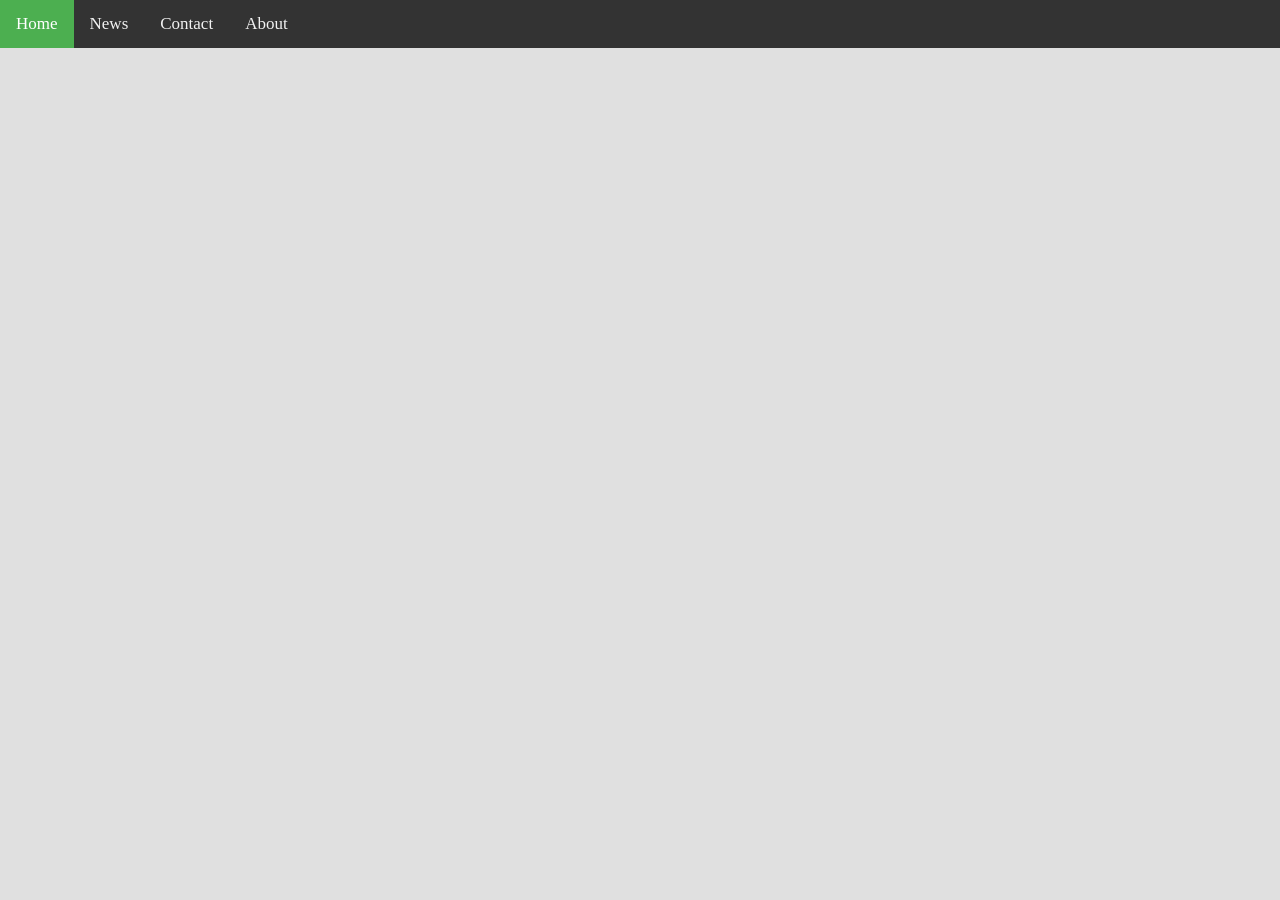
<file: temp/index.html>
<!-- <!DOCTYPE html>
<html lang="en"></html>
<html>
<head>
    <meta charset="UTF-8">
    <title>main</title>
    <link rel="stylesheet" href="index.css">
</head>
<body>
    <div id="main-container">
        <div id="display-container">
            <a href = 'genetic.html'class="btn">  genetic Algorithm </a>
            <a href = 'Astar.html'class="btn">  astar Algorithm </a>
            <a href = 'Cluster.html' class="btn">  cluster Algorithm </a>
            <a href = 'antbasic.html' class="btn">  ant basic Algorithm </a>
            <a href = 'ant.html' class="btn">  ant+ Algorithm </a>
        </div>
    </div>
</body>
</html> -->
<!DOCTYPE html>
<html lang="en"></html>
<html>
<head>
    <!-- <meta charset="UTF-8"> -->
    <title>main</title>
    <link rel="stylesheet" href="index.css">
</head>
<body>
    <div class="topnav">
        <a class="active" href="#home">Home</a>
        <a href="#news">News</a>
        <a href="#contact">Contact</a>
        <a href="#about">About</a>
      </div>
</body>
</html>
</file>
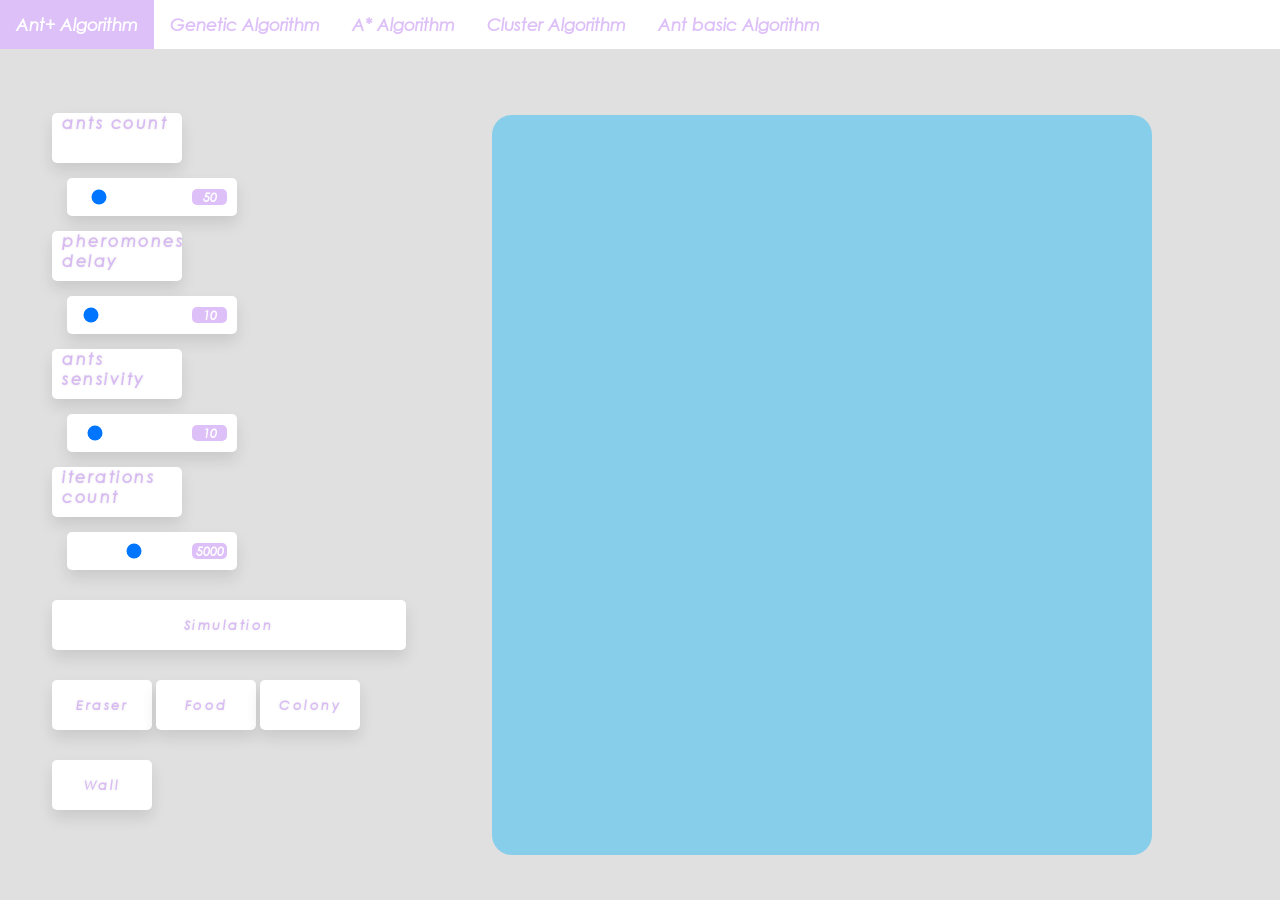
<file: temp/ant.html>
<!DOCTYPE html>
<html lang="en"></html>
<html>
<head>
    <title>ant Algorithm</title>
    <link rel="stylesheet" href="ant.css">
    <link rel="stylesheet" href="ant.css">
    <script src="antnew.js" defer></script>
</head>
<body>
    <div class="topnav">
        <a class="active" href="#home"> <strong> Ant+ Algorithm </strong></a>
        <a href = 'genetic.html' ><strong>Genetic Algorithm </strong></a>
        <a href = 'Astar.html'><strong>A* Algorithm </strong></a>
        <a href = 'Cluster.html'><strong>Cluster Algorithm </strong></a>
        <a href = 'antbasic.html'><strong>Ant basic Algorithm</strong></a>
      </div>
    <div id ="bottomEraser" class = "bottom"> </div>
    <div id="main-container">
        <div id="display-container">
            <div id="random-container">
                <div id="alpha" class="titler">ants count</div>
                <div id="alphaS" class="slider-container">
                    <input id="alphaSlider" class="slider" type="range" min="10" max="300" value="50" autocomplete="off">
                    <input id="alphaValue" class="value" type="text" value="50" autocomplete="off">
                </div>
                <div id="beta" class="titler">pheromones delay</div>
                <div id="betaS" class="slider-container">
                    <input id="betaSlider" class="slider" type="range" min="5" max="100" value="10" autocomplete="off">
                    <input id="betaValue" class="value" type="text" value="10" autocomplete="off">
                </div>
                <div id="gamma" class="titler">ants sensivity</div>
                <div id="gammaS" class="slider-container">
                    <input id="gammaSlider" class="slider" type="range" min="1" max="100" value="10" autocomplete="off">
                    <input id="gammaValue" class="value" type="text" value="10" autocomplete="off">
                </div>
                <div id="iterations" class="titler">iterations count</div>
                <div id="iterationsS" class="slider-container">
                    <input id="iterationsSlider" class="slider" type="range" min="100" max="10000" value="5000" autocomplete="off">
                    <input id="iterationsValue" class="value" type="text" value="5000" autocomplete="off">
                </div>
            </div>
            <button class="btn" type="button" onclick="BottomSimulation()">Simulation</button>
            <button id="btn-erase" class="btn" type="button" onclick="BottomEraser()">Eraser</button>
            <button id="btn-erase" class="btn" type="button" onclick="BottomFood()">Food</button>
            <button id="btn-erase" class="btn" type="button" onclick="BottomColony()">Colony</button>
            <button id="btn-erase" class="btn" type="button" onclick="BottomWall()">Wall</button>
        </div>
        <div class="parent">
            <div class="canvas_block" id="canv">
                <canvas id="canvas"></canvas>
            </div>
        </div>
    </div>
</body>
</html>
</file>
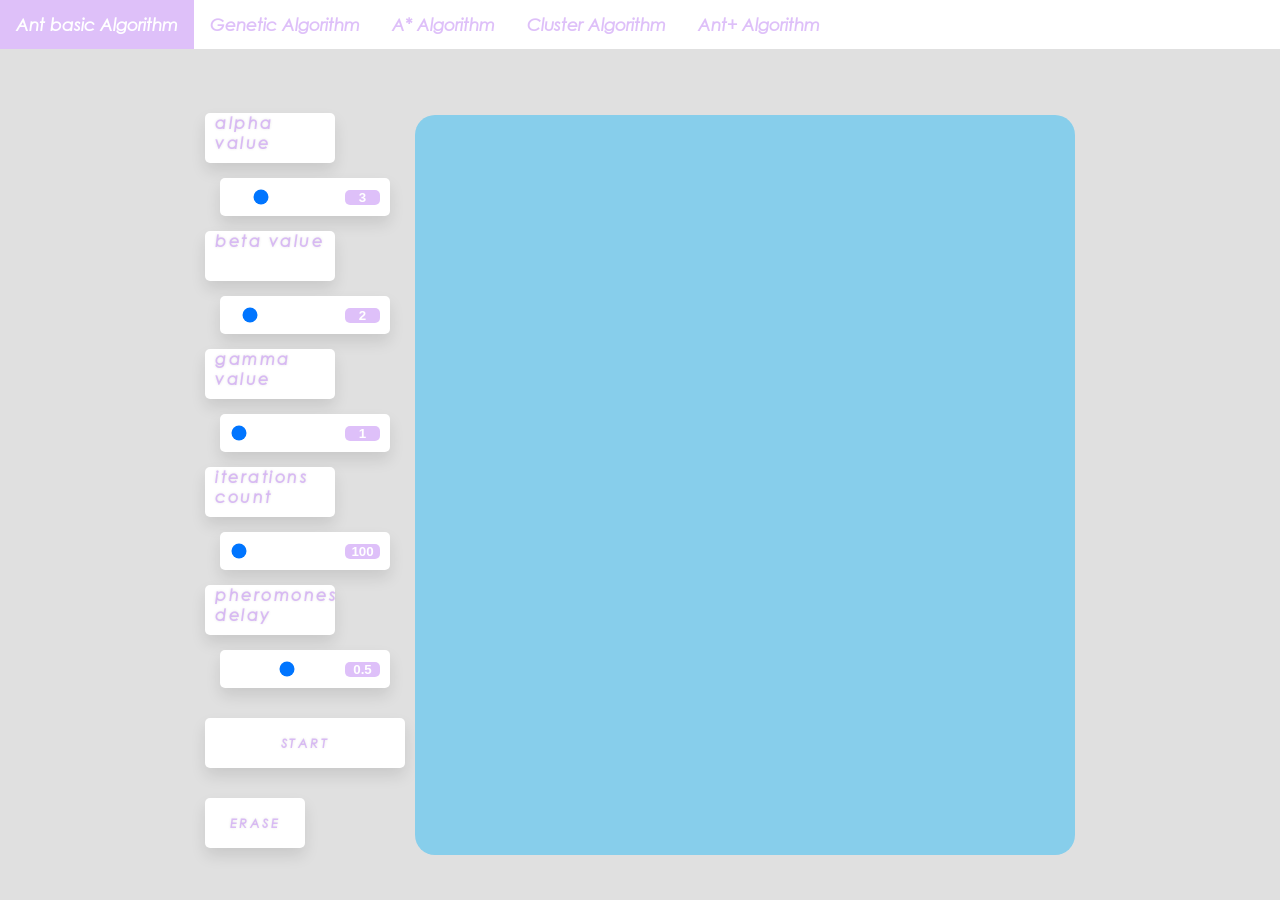
<file: temp/antbasic.html>
<!DOCTYPE html>
<html lang="en"></html>
<html>
<head>
    <meta charset="UTF-8">
    <title>antbasic Algorithm</title>
    <link rel="stylesheet" href="antbasic.css">
    <script src="antbasic.js" defer></script>
</head>
<body>
    <div class="topnav">
        <a class="active" href="#home"> <strong> Ant basic Algorithm </strong></a>
        <a href = 'genetic.html' ><strong>Genetic Algorithm </strong></a>
        <a href = 'Astar.html'><strong>A* Algorithm </strong></a>
        <a href = 'Cluster.html'><strong>Cluster Algorithm </strong></a>
        <a href = 'ant.html'><strong>Ant+ Algorithm</strong></a>
      </div>
    <div id="main-container">
        <div id="display-container">
            <div id="random-container">
                <div id="alpha" class="titler"> alpha value</div>
                <div id="alphaS" class="slider-container">
                    <input id="alphaSlider" class="slider" type="range" min="1" max="10" value="3" autocomplete="off">
                    <input id="alphaValue" class="value" type="text" value="3" autocomplete="off">
                </div>
                <div id="beta" class="titler"> beta value</div>
                <div id="betaS" class="slider-container">
                    <input id="betaSlider" class="slider" type="range" min="1" max="10" value="2" autocomplete="off">
                    <input id="betaValue" class="value" type="text" value="2" autocomplete="off">
                </div>
                <div id="gamma" class="titler"> gamma value</div>
                <div id="gammaS" class="slider-container">
                    <input id="gammaSlider" class="slider" type="range" min="1" max="10" value="1" autocomplete="off">
                    <input id="gammaValue" class="value" type="text" value="1" autocomplete="off">
                </div>
                <div id="iterations" class="titler"> iterations count</div>
                <div id="iterationsS" class="slider-container">
                    <input id="iterationsSlider" class="slider" type="range" min="100" max="10000" value="100" autocomplete="off">
                    <input id="iterationsValue" class="value" type="text" value="100" autocomplete="off">
                </div>
                <div id="pheromones" class="titler"> pheromones delay</div>
                <div id="pheromonesS" class="slider-container">
                    <input id="pheromonesSlider" class="slider" type="range" min="1" max="100" value="50" autocomplete="off">
                    <input id="pheromonesValue" class="value" type="text" value="0.5" autocomplete="off">
                </div>
            </div>
            <button class="btn" type="button" onclick="StartBottom()">START</button>
            <button id="btn-erase" class="btn" type="button" onclick="ClearBottom()">ERASE</button>
        </div>
        <div class="parent">
            <div class="canvas_block" id="canv">
                <canvas id="canvas"></canvas>
            </div>
        </div>
    </div>
</body>
</html>
</file>
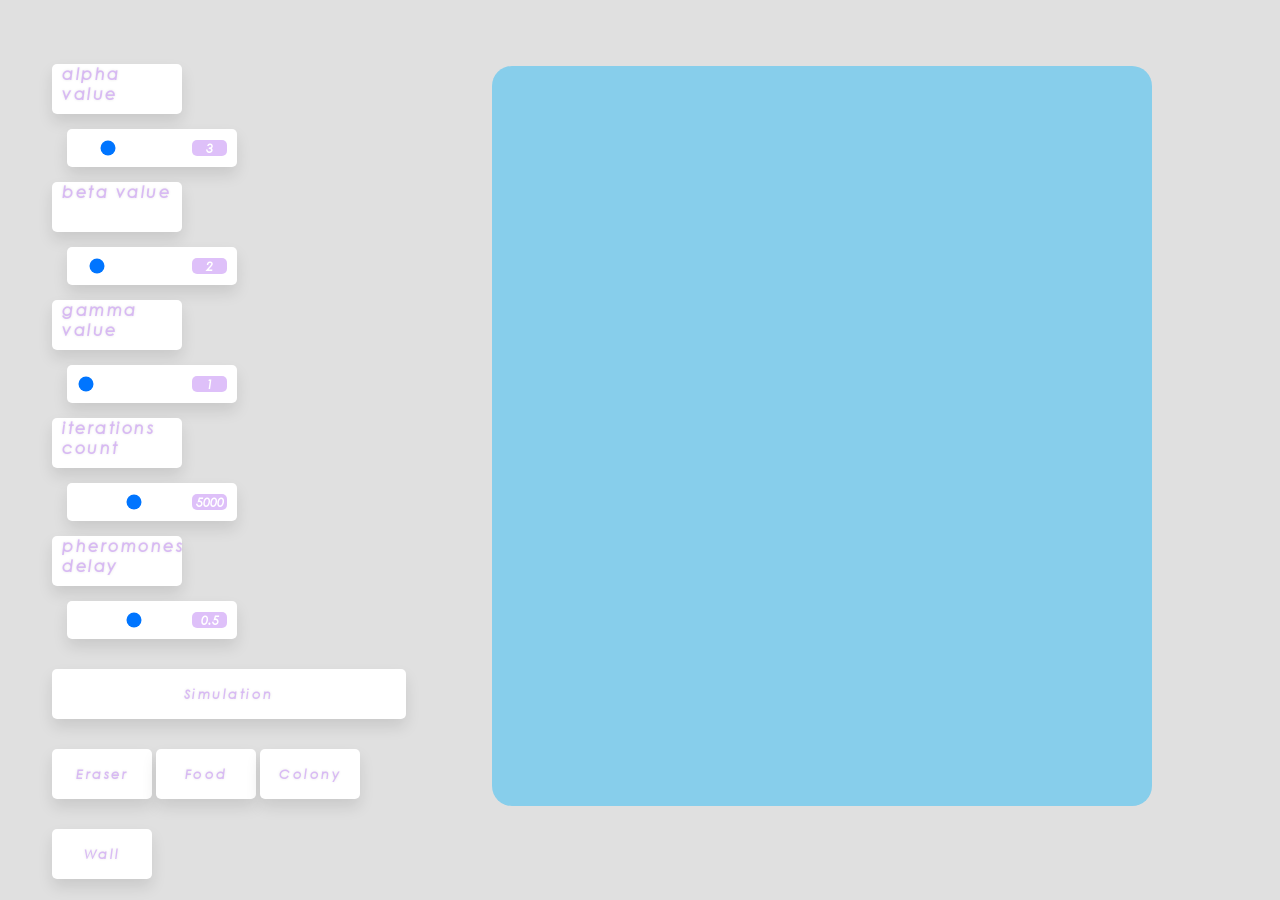
<file: temp/antnew.html>
<!DOCTYPE html>
<html lang="en"></html>
<html>
<head>
    <meta charset="UTF-8">
    <title>ant Algorithm</title>
    <link rel="stylesheet" href="ant.css">
    <script src="antnewnewnew.js" defer></script>
</head>
<body>
    <div id ="bottomEraser" class = "bottom"> </div>
    <div id="main-container">
        <div id="display-container">
            <div id="random-container">
                <div id="alpha" class="titler">alpha value</div>
                <div id="alphaS" class="slider-container">
                    <input id="alphaSlider" class="slider" type="range" min="1" max="10" value="3" autocomplete="off">
                    <input id="alphaValue" class="value" type="text" value="3" autocomplete="off">
                </div>
                <div id="beta" class="titler">beta value</div>
                <div id="betaS" class="slider-container">
                    <input id="betaSlider" class="slider" type="range" min="1" max="10" value="2" autocomplete="off">
                    <input id="betaValue" class="value" type="text" value="2" autocomplete="off">
                </div>
                <div id="gamma" class="titler">gamma value</div>
                <div id="gammaS" class="slider-container">
                    <input id="gammaSlider" class="slider" type="range" min="1" max="10" value="1" autocomplete="off">
                    <input id="gammaValue" class="value" type="text" value="1" autocomplete="off">
                </div>
                <div id="iterations" class="titler">iterations count</div>
                <div id="iterationsS" class="slider-container">
                    <input id="iterationsSlider" class="slider" type="range" min="100" max="10000" value="5000" autocomplete="off">
                    <input id="iterationsValue" class="value" type="text" value="5000" autocomplete="off">
                </div>
                <div id="pheromones" class="titler">pheromones delay</div>
                <div id="pheromonesS" class="slider-container">
                    <input id="pheromonesSlider" class="slider" type="range" min="1" max="100" value="50" autocomplete="off">
                    <input id="pheromonesValue" class="value" type="text" value="0.5" autocomplete="off">
                </div>
            </div>
            <button class="btn" type="button" onclick="BottomSimulation()">Simulation</button>
            <button id="btn-erase" class="btn" type="button" onclick="BottomEraser()">Eraser</button>
            <button id="btn-erase" class="btn" type="button" onclick="BottomFood()">Food</button>
            <button id="btn-erase" class="btn" type="button" onclick="BottomColony()">Colony</button>
            <button id="btn-erase" class="btn" type="button" onclick="BottomWall()">Wall</button>
        </div>
        <div class="parent">
            <div class="canvas_block" id="canv">
                <canvas id="canvas"></canvas>
            </div>
        </div>
    </div>
</body>
</html>
</file>
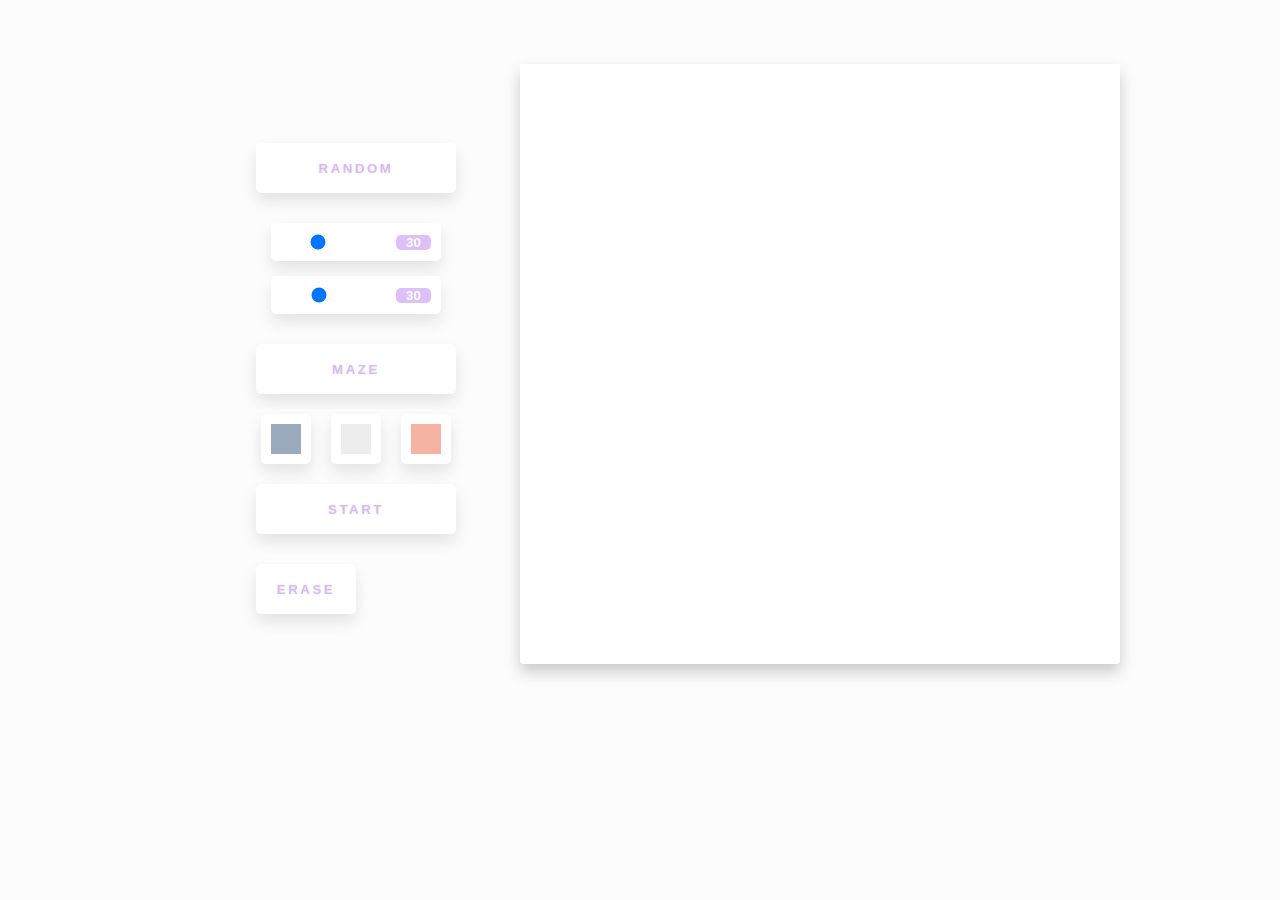
<file: temp/Astar.html>
<!DOCTYPE html>
<html lang="en">
<head>
    <meta charset="UTF-8">
    <title>A*</title>
    <link rel="stylesheet" href="AstarStyle.css">
    <script src="AstarJS.js" defer></script>
</head>
<body>
    <div id="main-container">
        <div id="display-container">
            <div id="random-container">
                <button id="random" class="btn" type="button" onclick="randomMatrix()">RANDOM</button>
                <div id="unit-div" class="slider-container">
                    <input id="size-slider" class="slider" type="range" min="1" max="100" value="30" autocomplete="off">
                    <input id="size-value" class="value" type="text" value="30" autocomplete="off">
                </div>
                <div id="unit-div" class="slider-container">
                    <input id="random-slider" class="slider" type="range" min="0" max="100" value="30" autocomplete="off">
                    <input id="random-value" class="value" type="text" value="30" autocomplete="off">
                </div>
                <button id="maze" class="btn" type="button" onclick="mazeMatrix()">MAZE</button>
            </div>
            <div id="color-container">
                <button id="btn-wall" class="btn-color" type="button" onclick="drawWall()"></button>
                <button id="btn-space" class="btn-color" type="button" onclick="drawSpace()"></button>
                <button id="btn-point" class="btn-color" type="button" onclick="drawPoint()"></button>
            </div>
            <button class="btn" type="button" onclick="drawPath()">START</button>
            <button id="btn-erase" class="btn" type="button" onclick="erase()">ERASE</button>
        </div>
        <div class="container">

        </div>
    </div>
</body>
</html>
</file>
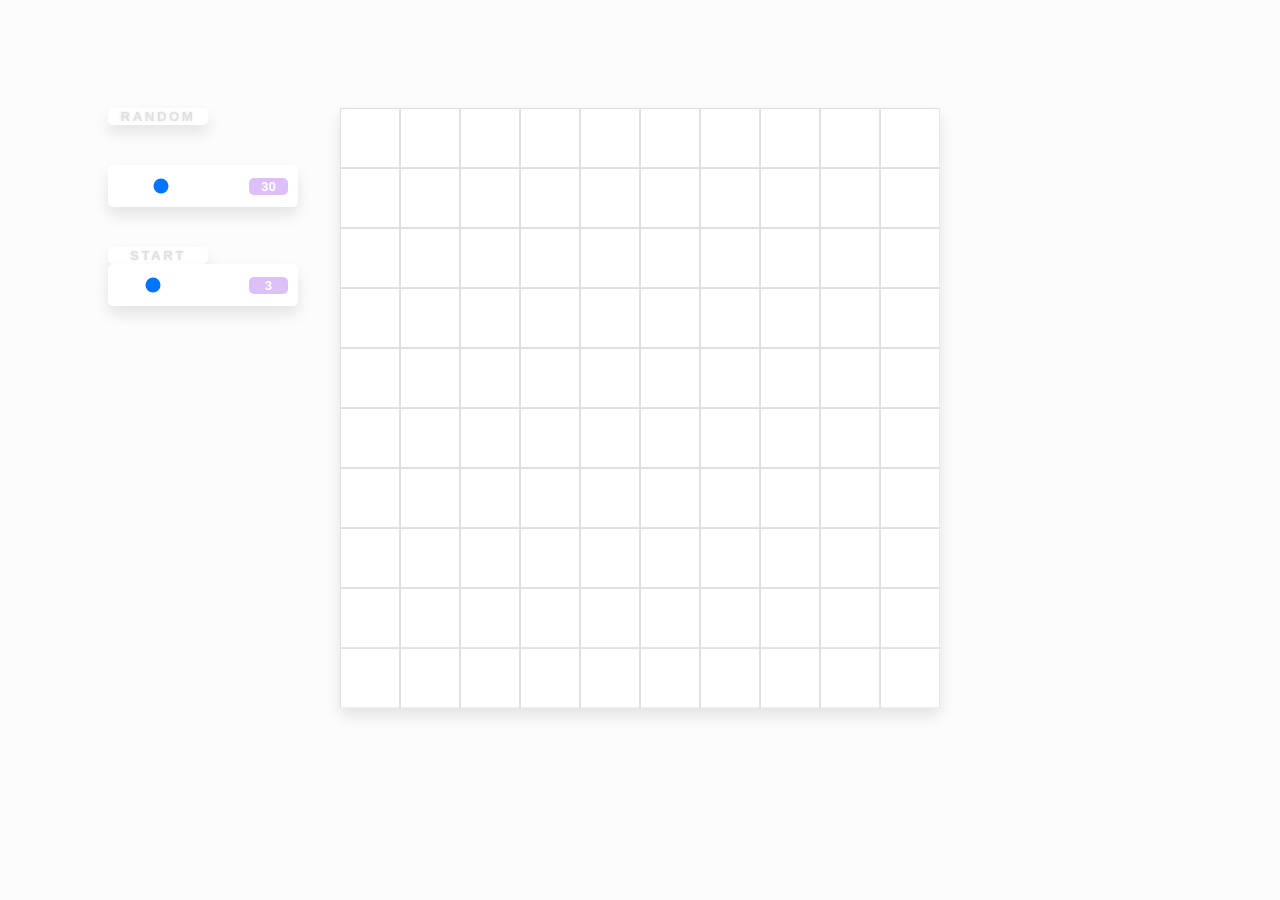
<file: temp/Cluster.html>
<!DOCTYPE html>
<html lang="en">
<head>
    <meta charset="UTF-8">
    <title>ClusterKmeans</title>
    <link rel="stylesheet" href="ClusterStyle.css">
    <script src="ClusterJS.js" defer></script>
</head>
    <div class="box">
        <button id="random" class="btn" type="button" onclick="randomUnits()">RANDOM</button>
        <div id="unit-div" class="slider-container">
            <input id="n-slider" class="slider" type="range" min="1" max="100" value="30" autocomplete="off">
            <input id="n-value" class="value" type="text" value="30" autocomplete="off">
        </div>
        <button id="start" class="btn" type="button" onclick="sliceOnClusters()">START</button>
        <div id="kGroups-div" class="slider-container">
            <input id="k-slider" class="slider" type="range" min="1" max="10" value="3" autocomplete="off">
            <input id="k-value" class="value" type="text" value="3" autocomplete="off">
        </div>
    </div>
    <center>
        <div><canvas id="canvas" width="600" height="600"></canvas></div>
    </center>
</body>
</html>
</file>
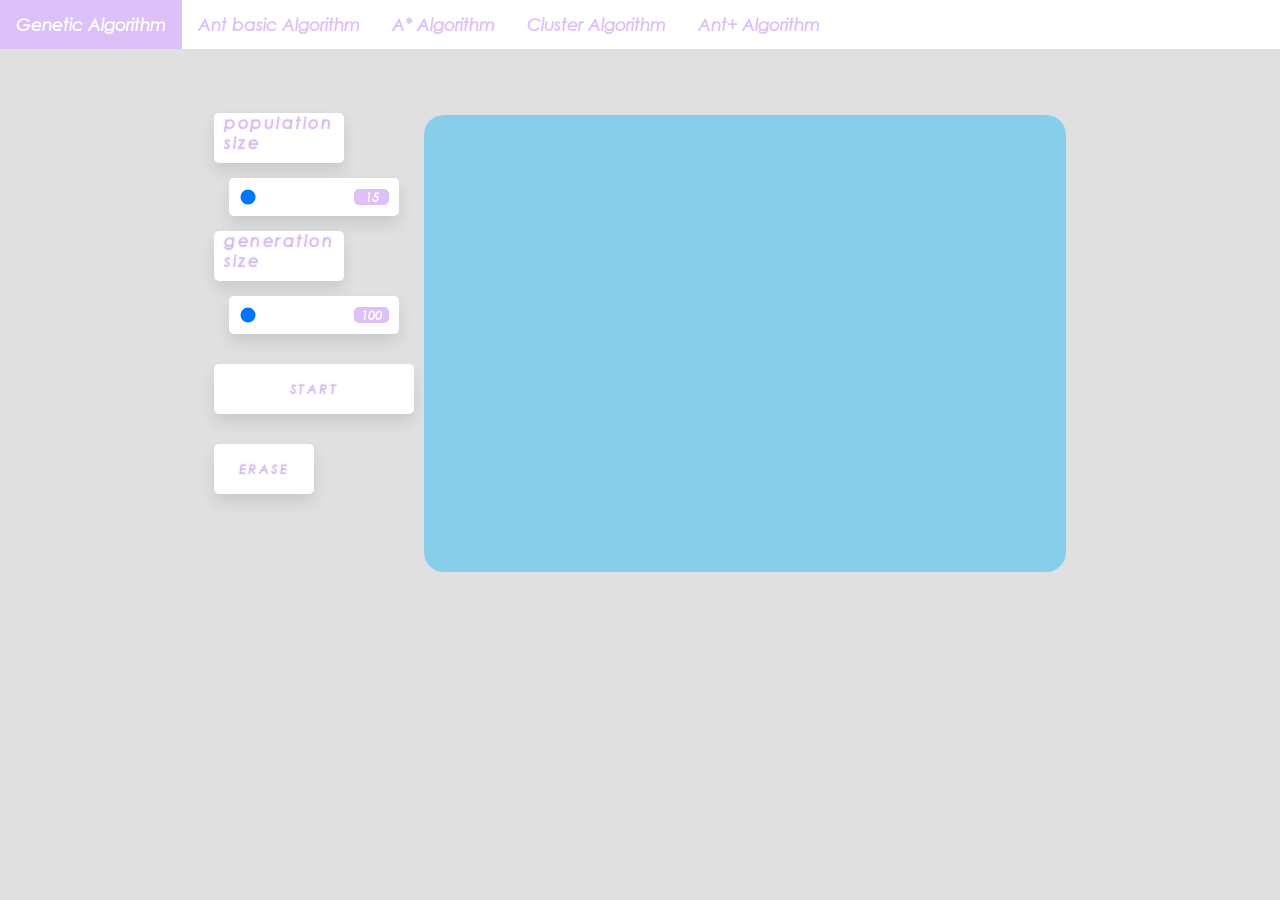
<file: temp/genetic.html>
<!DOCTYPE html>
<html lang="en"></html>
<html>
<head>
    <meta charset="UTF-8">
    <title>genetic Algorithm</title>
    <link rel="stylesheet" href="genetic.css">
    <script src="gpast.js" defer></script>
</head>
<body>
    <div class="topnav">
        <a class="active" href="#home"> <strong>Genetic Algorithm </strong></a>
        <a href = 'antbasic.html' ><strong>Ant basic Algorithm </strong></a>
        <a href = 'Astar.html'><strong>A* Algorithm </strong></a>
        <a href = 'Cluster.html'><strong>Cluster Algorithm </strong></a>
        <a href = 'ant.html'><strong>Ant+ Algorithm</strong></a>
      </div>
    <div id="main-container">
        <div id="display-container">
            <div id="random-container">
                <div id="population" class="titler">population size</div>
                <div id="pop" class="slider-container">
                    <input id="populationSlider" class="slider" type="range" min="15" max="500" value="15" autocomplete="off">
                    <input id="populationValue" class="value" type="text" value="15" autocomplete="off">
                </div>
                <div id="generation" class="titler">generation size</div>
                <div id="gen" class="slider-container">
                    <input id="generationSlider" class="slider" type="range" min="100" max="10000" value="100" autocomplete="off">
                    <input id="generationValue" class="value" type="text" value="100" autocomplete="off">
                </div>
            </div>
            <button class="btn" type="button" onclick="StartBottom()">START</button>
            <button id="btn-erase" class="btn" type="button" onclick="ClearBottom()">ERASE</button>
        </div>
        <div class="parent">
            <div class="canvas_block" id="canv">
                <canvas id="canvas"></canvas>
            </div>
        </div>
    </div>
</body>
</html>
</file>
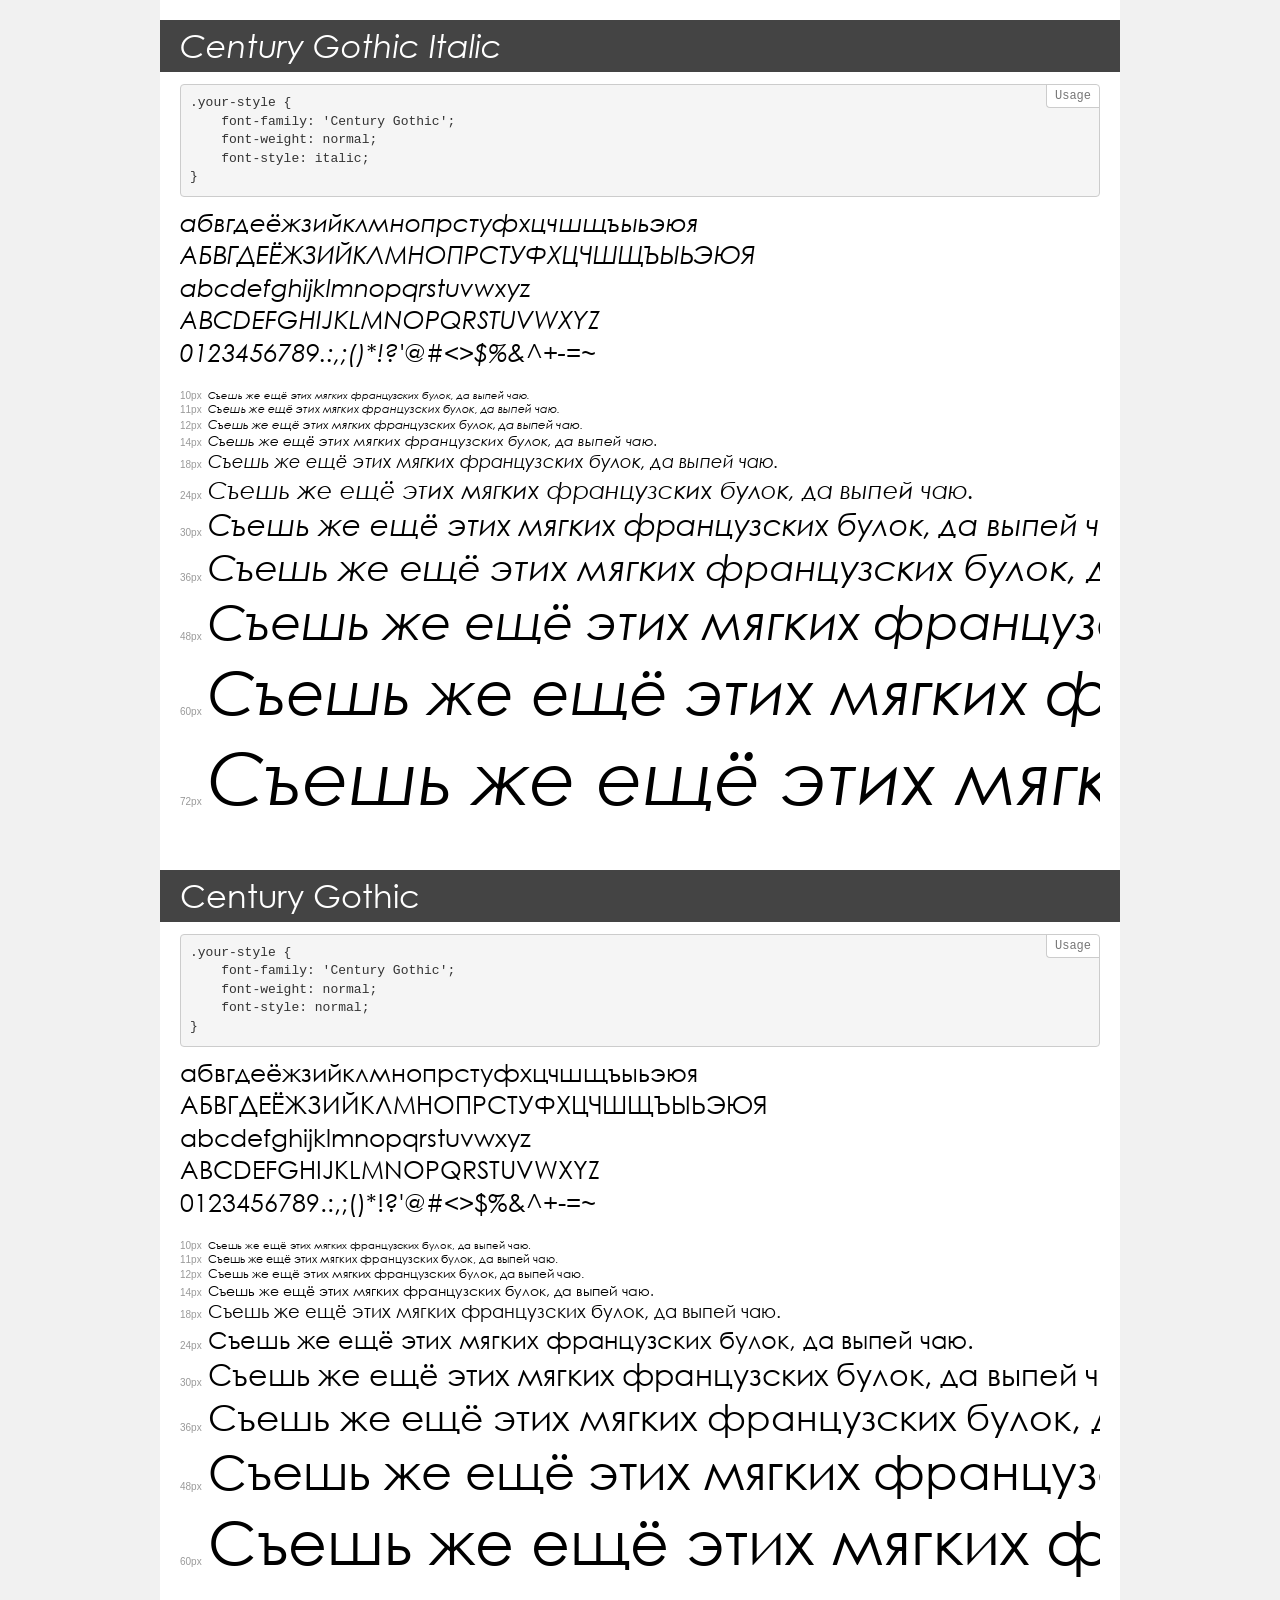
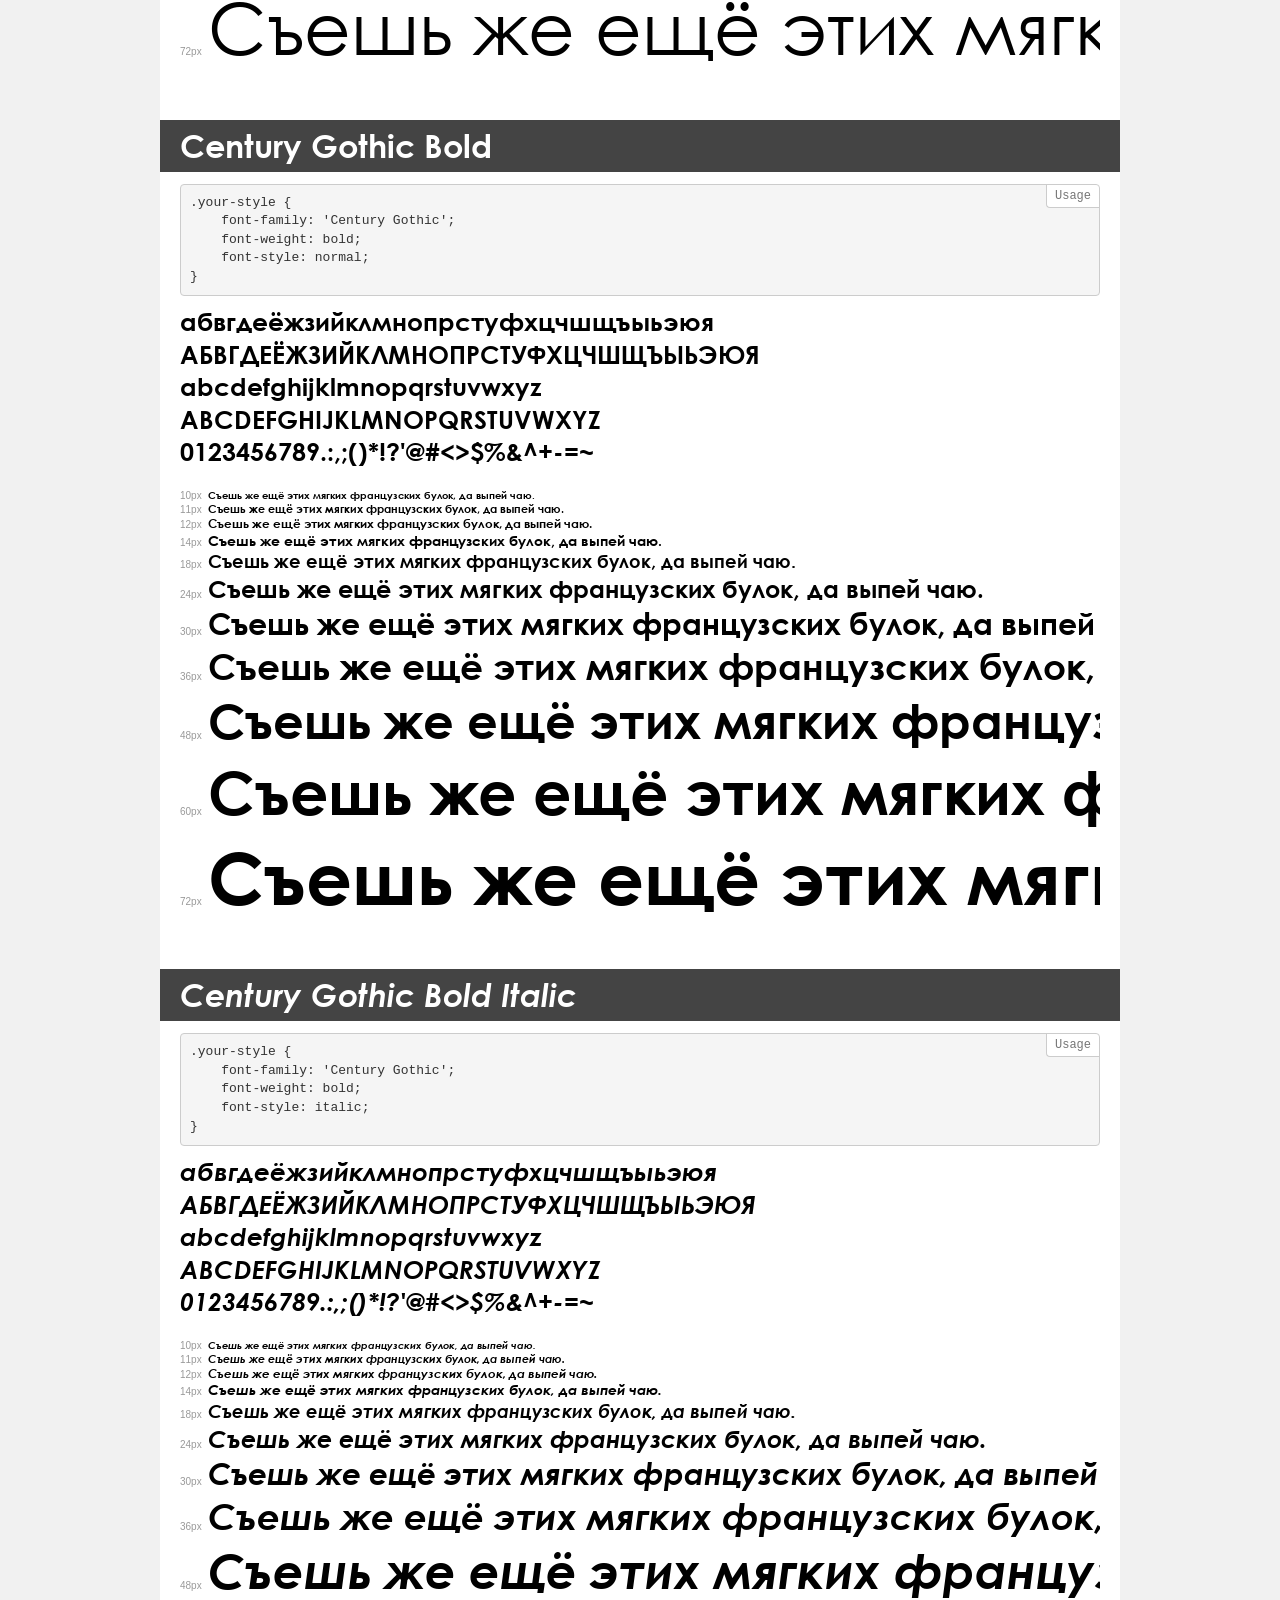
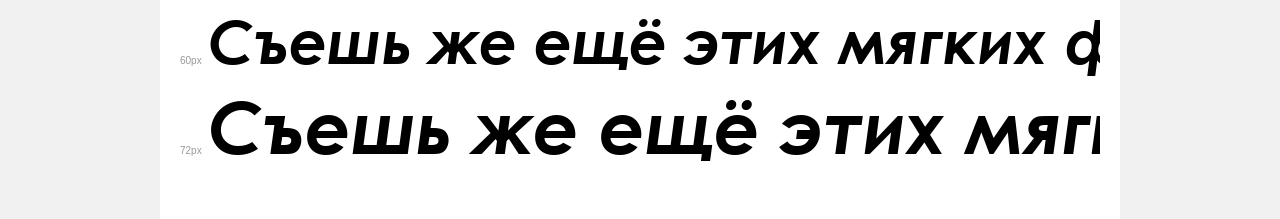
<file: temp/fonts/demo.html>
<!DOCTYPE html>
<html>
<head>
	<meta charset="utf-8">
	<meta http-equiv="X-UA-Compatible" content="IE=edge">
	<meta name="viewport" content="width=device-width, initial-scale=1">
	<meta name="robots" content="noindex, noarchive">
	<title>Transfonter demo</title>
	<link href="stylesheet.css" rel="stylesheet">
	<style>
		/*
		http://meyerweb.com/eric/tools/css/reset/
		v2.0 | 20110126
		License: none (public domain)
		*/
		html, body, div, span, applet, object, iframe,
		h1, h2, h3, h4, h5, h6, p, blockquote, pre,
		a, abbr, acronym, address, big, cite, code,
		del, dfn, em, img, ins, kbd, q, s, samp,
		small, strike, strong, sub, sup, tt, var,
		b, u, i, center,
		dl, dt, dd, ol, ul, li,
		fieldset, form, label, legend,
		table, caption, tbody, tfoot, thead, tr, th, td,
		article, aside, canvas, details, embed,
		figure, figcaption, footer, header, hgroup,
		menu, nav, output, ruby, section, summary,
		time, mark, audio, video {
			margin: 0;
			padding: 0;
			border: 0;
			font-size: 100%;
			font: inherit;
			vertical-align: baseline;
		}
		/* HTML5 display-role reset for older browsers */
		article, aside, details, figcaption, figure,
		footer, header, hgroup, menu, nav, section {
			display: block;
		}
		body {
			line-height: 1;
		}
		ol, ul {
			list-style: none;
		}
		blockquote, q {
			quotes: none;
		}
		blockquote:before, blockquote:after,
		q:before, q:after {
			content: '';
			content: none;
		}
		table {
			border-collapse: collapse;
			border-spacing: 0;
		}
		/* common styles */
		body {
			background: #f1f1f1;
			color: #000;
		}
		.page {
			background: #fff;
			width: 920px;
			margin: 0 auto;
			padding: 20px 20px 0 20px;
			overflow: hidden;
		}
		.font-container {
			overflow-x: auto;
			overflow-y: hidden;
			margin-bottom: 40px;
			line-height: 1.3;
			white-space: nowrap;
			padding-bottom: 5px;
		}
		h1 {
			position: relative;
			background: #444;
			font-size: 32px;
			color: #fff;
			padding: 10px 20px;
			margin: 0 -20px 12px -20px;
		}
		.letters {
			font-size: 25px;
			margin-bottom: 20px;
		}
		.s10:before {
			content: '10px';
		}
		.s11:before {
			content: '11px';
		}
		.s12:before {
			content: '12px';
		}
		.s14:before {
			content: '14px';
		}
		.s18:before {
			content: '18px';
		}
		.s24:before {
			content: '24px';
		}
		.s30:before {
			content: '30px';
		}
		.s36:before {
			content: '36px';
		}
		.s48:before {
			content: '48px';
		}
		.s60:before {
			content: '60px';
		}
		.s72:before {
			content: '72px';
		}
		.s10:before, .s11:before, .s12:before, .s14:before,
		.s18:before, .s24:before, .s30:before, .s36:before,
		.s48:before, .s60:before, .s72:before {
			font-family: Arial, sans-serif;
			font-size: 10px;
			font-weight: normal;
			font-style: normal;
			color: #999;
			padding-right: 6px;
		}
		pre {
			display: block;
			position: relative;
			padding: 9px;
			margin: 0 0 10px;
			font-family: Monaco, Menlo, Consolas, "Courier New", monospace !important;
			font-size: 13px;
			line-height: 1.428571429;
			color: #333;
			font-weight: normal !important;
			font-style: normal !important;
			background-color: #f5f5f5;
			border: 1px solid #ccc;
			overflow-x: auto;
			border-radius: 4px;
		}
		pre:after {
			display: block;
			position: absolute;
			right: 0;
			top: 0;
			content: 'Usage';
			line-height: 1;
			padding: 5px 8px;
			font-size: 12px;
			color: #767676;
			background-color: #fff;
			border: 1px solid #ccc;
			border-right: none;
			border-top: none;
			border-radius: 0 4px 0 4px;
			z-index: 10;
		}
		/* responsive */
		@media (max-width: 959px) {
			.page {
				width: auto;
				margin: 0;
			}
		}
	</style>
</head>
<body>
<div class="page">
	<div class="demo" style="font-family: 'Century Gothic'; font-weight: normal; font-style: italic;">
		<h1>Century Gothic Italic</h1>
		<pre>.your-style {
    font-family: 'Century Gothic';
    font-weight: normal;
    font-style: italic;
}</pre>
		<div class="font-container">
			<p class="letters">
				абвгдеёжзийклмнопрстуфхцчшщъыьэюя <br />
				АБВГДЕЁЖЗИЙКЛМНОПРСТУФХЦЧШЩЪЫЬЭЮЯ <br />
				abcdefghijklmnopqrstuvwxyz <br />
				ABCDEFGHIJKLMNOPQRSTUVWXYZ <br />				0123456789.:,;()*!?'@#<>$%&^+-=~
			</p>
			<p class="s10" style="font-size: 10px;">Съешь же ещё этих мягких французских булок, да выпей чаю.</p>
			<p class="s11" style="font-size: 11px;">Съешь же ещё этих мягких французских булок, да выпей чаю.</p>
			<p class="s12" style="font-size: 12px;">Съешь же ещё этих мягких французских булок, да выпей чаю.</p>
			<p class="s14" style="font-size: 14px;">Съешь же ещё этих мягких французских булок, да выпей чаю.</p>
			<p class="s18" style="font-size: 18px;">Съешь же ещё этих мягких французских булок, да выпей чаю.</p>
			<p class="s24" style="font-size: 24px;">Съешь же ещё этих мягких французских булок, да выпей чаю.</p>
			<p class="s30" style="font-size: 30px;">Съешь же ещё этих мягких французских булок, да выпей чаю.</p>
			<p class="s36" style="font-size: 36px;">Съешь же ещё этих мягких французских булок, да выпей чаю.</p>
			<p class="s48" style="font-size: 48px;">Съешь же ещё этих мягких французских булок, да выпей чаю.</p>
			<p class="s60" style="font-size: 60px;">Съешь же ещё этих мягких французских булок, да выпей чаю.</p>
			<p class="s72" style="font-size: 72px;">Съешь же ещё этих мягких французских булок, да выпей чаю.</p>
		</div>
	</div>
	<div class="demo" style="font-family: 'Century Gothic'; font-weight: normal; font-style: normal;">
		<h1>Century Gothic</h1>
		<pre>.your-style {
    font-family: 'Century Gothic';
    font-weight: normal;
    font-style: normal;
}</pre>
		<div class="font-container">
			<p class="letters">
				абвгдеёжзийклмнопрстуфхцчшщъыьэюя <br />
				АБВГДЕЁЖЗИЙКЛМНОПРСТУФХЦЧШЩЪЫЬЭЮЯ <br />
				abcdefghijklmnopqrstuvwxyz <br />
				ABCDEFGHIJKLMNOPQRSTUVWXYZ <br />				0123456789.:,;()*!?'@#<>$%&^+-=~
			</p>
			<p class="s10" style="font-size: 10px;">Съешь же ещё этих мягких французских булок, да выпей чаю.</p>
			<p class="s11" style="font-size: 11px;">Съешь же ещё этих мягких французских булок, да выпей чаю.</p>
			<p class="s12" style="font-size: 12px;">Съешь же ещё этих мягких французских булок, да выпей чаю.</p>
			<p class="s14" style="font-size: 14px;">Съешь же ещё этих мягких французских булок, да выпей чаю.</p>
			<p class="s18" style="font-size: 18px;">Съешь же ещё этих мягких французских булок, да выпей чаю.</p>
			<p class="s24" style="font-size: 24px;">Съешь же ещё этих мягких французских булок, да выпей чаю.</p>
			<p class="s30" style="font-size: 30px;">Съешь же ещё этих мягких французских булок, да выпей чаю.</p>
			<p class="s36" style="font-size: 36px;">Съешь же ещё этих мягких французских булок, да выпей чаю.</p>
			<p class="s48" style="font-size: 48px;">Съешь же ещё этих мягких французских булок, да выпей чаю.</p>
			<p class="s60" style="font-size: 60px;">Съешь же ещё этих мягких французских булок, да выпей чаю.</p>
			<p class="s72" style="font-size: 72px;">Съешь же ещё этих мягких французских булок, да выпей чаю.</p>
		</div>
	</div>
	<div class="demo" style="font-family: 'Century Gothic'; font-weight: bold; font-style: normal;">
		<h1>Century Gothic Bold</h1>
		<pre>.your-style {
    font-family: 'Century Gothic';
    font-weight: bold;
    font-style: normal;
}</pre>
		<div class="font-container">
			<p class="letters">
				абвгдеёжзийклмнопрстуфхцчшщъыьэюя <br />
				АБВГДЕЁЖЗИЙКЛМНОПРСТУФХЦЧШЩЪЫЬЭЮЯ <br />
				abcdefghijklmnopqrstuvwxyz <br />
				ABCDEFGHIJKLMNOPQRSTUVWXYZ <br />				0123456789.:,;()*!?'@#<>$%&^+-=~
			</p>
			<p class="s10" style="font-size: 10px;">Съешь же ещё этих мягких французских булок, да выпей чаю.</p>
			<p class="s11" style="font-size: 11px;">Съешь же ещё этих мягких французских булок, да выпей чаю.</p>
			<p class="s12" style="font-size: 12px;">Съешь же ещё этих мягких французских булок, да выпей чаю.</p>
			<p class="s14" style="font-size: 14px;">Съешь же ещё этих мягких французских булок, да выпей чаю.</p>
			<p class="s18" style="font-size: 18px;">Съешь же ещё этих мягких французских булок, да выпей чаю.</p>
			<p class="s24" style="font-size: 24px;">Съешь же ещё этих мягких французских булок, да выпей чаю.</p>
			<p class="s30" style="font-size: 30px;">Съешь же ещё этих мягких французских булок, да выпей чаю.</p>
			<p class="s36" style="font-size: 36px;">Съешь же ещё этих мягких французских булок, да выпей чаю.</p>
			<p class="s48" style="font-size: 48px;">Съешь же ещё этих мягких французских булок, да выпей чаю.</p>
			<p class="s60" style="font-size: 60px;">Съешь же ещё этих мягких французских булок, да выпей чаю.</p>
			<p class="s72" style="font-size: 72px;">Съешь же ещё этих мягких французских булок, да выпей чаю.</p>
		</div>
	</div>
	<div class="demo" style="font-family: 'Century Gothic'; font-weight: bold; font-style: italic;">
		<h1>Century Gothic Bold Italic</h1>
		<pre>.your-style {
    font-family: 'Century Gothic';
    font-weight: bold;
    font-style: italic;
}</pre>
		<div class="font-container">
			<p class="letters">
				абвгдеёжзийклмнопрстуфхцчшщъыьэюя <br />
				АБВГДЕЁЖЗИЙКЛМНОПРСТУФХЦЧШЩЪЫЬЭЮЯ <br />
				abcdefghijklmnopqrstuvwxyz <br />
				ABCDEFGHIJKLMNOPQRSTUVWXYZ <br />				0123456789.:,;()*!?'@#<>$%&^+-=~
			</p>
			<p class="s10" style="font-size: 10px;">Съешь же ещё этих мягких французских булок, да выпей чаю.</p>
			<p class="s11" style="font-size: 11px;">Съешь же ещё этих мягких французских булок, да выпей чаю.</p>
			<p class="s12" style="font-size: 12px;">Съешь же ещё этих мягких французских булок, да выпей чаю.</p>
			<p class="s14" style="font-size: 14px;">Съешь же ещё этих мягких французских булок, да выпей чаю.</p>
			<p class="s18" style="font-size: 18px;">Съешь же ещё этих мягких французских булок, да выпей чаю.</p>
			<p class="s24" style="font-size: 24px;">Съешь же ещё этих мягких французских булок, да выпей чаю.</p>
			<p class="s30" style="font-size: 30px;">Съешь же ещё этих мягких французских булок, да выпей чаю.</p>
			<p class="s36" style="font-size: 36px;">Съешь же ещё этих мягких французских булок, да выпей чаю.</p>
			<p class="s48" style="font-size: 48px;">Съешь же ещё этих мягких французских булок, да выпей чаю.</p>
			<p class="s60" style="font-size: 60px;">Съешь же ещё этих мягких французских булок, да выпей чаю.</p>
			<p class="s72" style="font-size: 72px;">Съешь же ещё этих мягких французских булок, да выпей чаю.</p>
		</div>
	</div>
</div>
</body>
</html>
</file>
<file: temp/index.css>
*{
    margin: 0;
    padding: 0;
    box-sizing: border-box;
}
body{
    background-color: #E0E0E0;
    display: flex;
    justify-content: center;
    align-items: center;
    flex-direction: column;
}
.btn{
    height:50px;
    width:100%;
    border-radius: 5px;
    color: rgba(189, 130, 244, 0.5);
    background-color: white;
    font-family: 'Roboto', sans-serif;
    font-weight: bold;
    letter-spacing: 2.5px;
    cursor: pointer;
    transition-duration: 0.3s;
    border-color: #E0E0E0;
    border: none;
    box-shadow: 0px 8px 15px rgba(0, 0, 0, 0.1);
    text-shadow: 0px 0px 3px rgba(0, 0, 0, 0.1);
    margin: 5px;
}
.btn-color{
    height:150px;
    width:320px;
    border-radius: 5px;
    color: rgba(189, 130, 244, 0.5);
    background-color: white;
    font-family: 'Roboto', sans-serif;
    font-weight: bold;
    letter-spacing: 2.5px;
    cursor: pointer;
    transition-duration: 0.3s;
    border-color: #E0E0E0;
    border: none;
    box-shadow: 0px 8px 15px rgba(0, 0, 0, 0.1);
    text-shadow: 0px 0px 3px rgba(0, 0, 0, 0.1);
    margin: 5px;
}

.btn:hover, .btn-color:hover{
    transform: scale(3);
}
#main-container{
    display: flex;
    flex-direction: row;
    position: relative;
    margin-top: 5%;
}

.topnav {
    background-color: #333;
    overflow: hidden;
    width: 100%;
}
/* Style the links inside the navigation bar */
.topnav a {
    float: left;
    color: #f2f2f2;
    text-align: center;
    padding: 14px 16px;
    text-decoration: none;
    font-size: 17px;
}

/* Change the color of links on hover */
.topnav a:hover {
    background-color: #ddd;
    color: black;
}

/* Add a color to the active/current link */
.topnav a.active {
    background-color: #4CAF50;
    color: white;
}
</file>
<file: temp/ant.css>
*{
    margin: 0;
    padding: 0;
    box-sizing: border-box;
}
@font-face {
    font-family: 'century-gothic'; /*a name to be used later*/
    src: url('fonts/CenturyGothic-Italic.ttf'); /*URL to font*/
}
body{
    background-color: #E0E0E0;
    display: flex;
    justify-content: center;
    align-items: center;
    flex-direction: column;
    font-family: 'century-gothic';
}
.parent {
    width: 100%;
    height: 100%;
    position: relative;
    top: 0px;
    left: 0;
    overflow: auto;
    white-space: nowrap;
    text-align: center;
    font-size: 0;
}
.parent::before {
    height: 100%;
    display: inline-block;
    vertical-align: middle;
    content: '';
}

.canvas_block {
    display: inline-block;
    white-space: normal;
    vertical-align: middle;
    text-align: left;

    border-radius: 20px;
    padding: 10px 10px 10px 10px;
    margin-left: 10px;
    margin-top: 0.3%;
    background-color: skyblue;
}

.btn{
    height:50px;
    width:100%;
    border-radius: 5px;
    color: rgba(189, 130, 244, 0.5);
    background-color: white;
    font-family: 'century-gothic';
    font-weight: bold;
    letter-spacing: 2.5px;
    cursor: pointer;
    transition-duration: 0.3s;
    border-color: #E0E0E0;
    border: none;
    box-shadow: 0px 8px 15px rgba(0, 0, 0, 0.1);
    text-shadow: 0px 0px 3px rgba(0, 0, 0, 0.1);
    margin: 15px 0px;
}

.btn-color{
    height:50px;
    width:50px;
    border-radius: 5px;
    color: rgba(189, 130, 244, 0.5);
    background-color: white;
    font-family: 'century-gothic';

    font-weight: bold;
    letter-spacing: 2.5px;
    cursor: pointer;
    transition-duration: 0.3s;
    border-color: #E0E0E0;
    border: none;
    box-shadow: 0px 8px 15px rgba(0, 0, 0, 0.1);
    text-shadow: 0px 0px 3px rgba(0, 0, 0, 0.1);
    margin: 5px;
}

.btn:hover, .btn-color:hover{
    transform: scale(1.1);
}
#btn-erase{
    width: 100px;
}
.titler{
    height:50px;
    width:130px;
    border-radius: 5px;
    color: rgba(189, 130, 244, 0.5);
    background-color: white;
    font-family: 'century-gothic';
    font-weight: bold;
    letter-spacing: 2.5px;
    cursor: pointer;
    transition-duration: 0.3s;
    border-color: #E0E0E0;
    border: none;
    box-shadow: 0px 8px 15px rgba(0, 0, 0, 0.1);
    text-shadow: 0px 0px 3px rgba(0, 0, 0, 0.1);
    padding-left: 10px;
}
#alpha{
    position: relative;
    top: 0px;
    left: 0px;
}
#beta{
    position: relative;
    top: 0px;
    left: 0px;
}
#gamma{
    position: relative;
    top: 0px;
    left: 0px;
}
#iterations{
    position: relative;
    top: 0px;
    left: 0px;
}
#pheromones{
    position: relative;
    top: 0px;
    left: 0px;
}

.slider-container{
    background-color: white;
    padding: 10px 10px 10px 10px;
    width: 170px;
    position: relative;
    margin: 15px;
    border-radius: 5px;
    box-shadow: 0px 8px 15px rgba(0, 0, 0, 0.1);
    display: flex;
    justify-content: right;
    align-items: center;
}

.slider{
    -webkit-appearance: none;
    appearance: none;
 }
 /*Отвечает за функционал track'a*/
 .slider{
    border: 1px solid white;
    width: 100%;
    background: white;
 }
 /*Отвечает за визуал track'a*/
 .slider::-moz-range-track {
    width: 90%;
    height: 5px;
    background: rgba(189, 130, 244, 0.5);
    border: none;
    border-radius: 3px;
 }
 
 .slider::-moz-range-thumb {
    border: none;
    height: 16px;
    width: 16px;
    border-radius: 50%;
    background: rgb(189, 130, 244);
 }
 
 .value{
     width: 35px;
     border: none;
     outline: none;
     background-color: rgba(189, 130, 244, 0.5);
     border-radius: 5px;
     color: white;
     font-family: 'century-gothic';
     font-weight: bold;
     text-align: center;
 }
#main-container{
    display: flex;
    flex-direction: row;
    position: relative;
    margin-top: 5%;
}
.topnav {
    background-color: white;
    overflow: hidden;
    width: 100%;
}
/* Style the links inside the navigation bar */
.topnav a {
    float: left;
    color: rgba(189, 130, 244, 0.5);
    text-align: center;
    padding: 14px 16px;
    text-decoration: none;
    font-size: 17px;
}

/* Change the color of links on hover */
.topnav a:hover {
    background-color: #ddd;
    color: rgba(59, 26, 90, 0.5);
}

/* Add a color to the active/current link */
.topnav a.active {
    background-color: rgba(189, 130, 244, 0.5);
    color: white;
}
</file>
<file: temp/antbasic.css>
*{
    margin: 0;
    padding: 0;
    box-sizing: border-box;
}
@font-face {
    font-family: 'century-gothic'; /*a name to be used later*/
    src: url('fonts/CenturyGothic-Italic.ttf'); /*URL to font*/
}
body{
    background-color: #E0E0E0;
    display: flex;
    justify-content: center;
    align-items: center;
    flex-direction: column;
    font-family: 'century-gothic';
}
.parent {
    width: 100%;
    height: 100%;
    position: relative;
    top: 0px;
    left: 0;
    overflow: auto;
    white-space: nowrap;
    text-align: center;
    font-size: 0;
}
.parent::before {
    height: 100%;
    display: inline-block;
    vertical-align: middle;
    content: '';
}

.canvas_block {
    display: inline-block;
    white-space: normal;
    vertical-align: middle;
    text-align: left;

    border-radius: 20px;
    padding: 10px 10px 10px 10px;
    margin-left: 10px;
    margin-top: 0.3%;
    background-color: skyblue;
}

.btn{
    height:50px;
    width:100%;
    border-radius: 5px;
    color: rgba(189, 130, 244, 0.5);
    background-color: white;
    font-family: 'century-gothic', sans-serif;
    font-weight: bold;
    letter-spacing: 2.5px;
    cursor: pointer;
    transition-duration: 0.3s;
    border-color: #E0E0E0;
    border: none;
    box-shadow: 0px 8px 15px rgba(0, 0, 0, 0.1);
    text-shadow: 0px 0px 3px rgba(0, 0, 0, 0.1);
    margin: 15px 0px;
}

.btn-color{
    height:50px;
    width:50px;
    border-radius: 5px;
    color: rgba(189, 130, 244, 0.5);
    background-color: white;
    font-family: 'century-gothic', sans-serif;
    font-weight: bold;
    letter-spacing: 2.5px;
    cursor: pointer;
    transition-duration: 0.3s;
    border-color: #E0E0E0;
    border: none;
    box-shadow: 0px 8px 15px rgba(0, 0, 0, 0.1);
    text-shadow: 0px 0px 3px rgba(0, 0, 0, 0.1);
    margin: 5px;
}

.btn:hover, .btn-color:hover{
    transform: scale(1.1);
}
#btn-erase{
    width: 100px;
}
.titler{
    height:50px;
    width:130px;
    border-radius: 5px;
    color: rgba(189, 130, 244, 0.5);
    background-color: white;
    font-family: 'century-gothic';
    font-weight: bold;
    letter-spacing: 2.5px;
    cursor: pointer;
    transition-duration: 0.3s;
    border-color: #E0E0E0;
    border: none;
    box-shadow: 0px 8px 15px rgba(0, 0, 0, 0.1);
    text-shadow: 0px 0px 3px rgba(0, 0, 0, 0.1);
    padding-left: 10px;
}
#alpha{
    position: relative;
    top: 0px;
    left: 0px;
}
#beta{
    position: relative;
    top: 0px;
    left: 0px;
}
#gamma{
    position: relative;
    top: 0px;
    left: 0px;
}
#iterations{
    position: relative;
    top: 0px;
    left: 0px;
}
#pheromones{
    position: relative;
    top: 0px;
    left: 0px;
}

.slider-container{
    background-color: white;
    padding: 10px 10px 10px 10px;
    width: 170px;
    position: relative;
    margin: 15px;
    border-radius: 5px;
    box-shadow: 0px 8px 15px rgba(0, 0, 0, 0.1);
    display: flex;
    justify-content: right;
    align-items: center;
}

.slider{
    -webkit-appearance: none;
    appearance: none;
 }
 /*Отвечает за функционал track'a*/
 .slider{
    border: 1px solid white;
    width: 100%;
    background: white;
 }
 /*Отвечает за визуал track'a*/
 .slider::-moz-range-track {
    width: 90%;
    height: 5px;
    background: rgba(189, 130, 244, 0.5);
    border: none;
    border-radius: 3px;
 }
 
 .slider::-moz-range-thumb {
    border: none;
    height: 16px;
    width: 16px;
    border-radius: 50%;
    background: rgb(189, 130, 244);
 }
 
 .value{
     width: 35px;
     border: none;
     outline: none;
     background-color: rgba(189, 130, 244, 0.5);
     border-radius: 5px;
     color: white;
     font-family: 'Roboto', sans-serif;
     font-weight: bold;
     text-align: center;
 }
#main-container{
    display: flex;
    flex-direction: row;
    position: relative;
    margin-top: 5%;
}
.topnav {
    background-color: white;
    overflow: hidden;
    width: 100%;
}
/* Style the links inside the navigation bar */
.topnav a {
    float: left;
    color: rgba(189, 130, 244, 0.5);
    text-align: center;
    padding: 14px 16px;
    text-decoration: none;
    font-size: 17px;
}

/* Change the color of links on hover */
.topnav a:hover {
    background-color: #ddd;
    color: rgba(59, 26, 90, 0.5);
}

/* Add a color to the active/current link */
.topnav a.active {
    background-color: rgba(189, 130, 244, 0.5);
    color: white;
}
</file>
<file: temp/AstarStyle.css>
*{
    margin: 0;
    padding: 0;
    box-sizing: border-box;
    background-color: rgb(252, 252, 252);
}
/*
html, body{
    height: 100%;
}*/

/*
body{
    display: flex;
    justify-content: center;
    align-items: center;
    flex-direction: column;
}*/

#main-container{
    display: flex;
    flex-direction: row;
    position: relative;
    margin-top: 5%;
}

#display-container{
    display: flex;
    flex-wrap: wrap;
    flex-direction: column;
    position: relative;
    width: 200px;
    margin-left: 20%;
    margin-top: 5%;
    margin-right: 5%;
}

#color-container{
    display: flex;
    justify-content: space-between;
    position: relative;
}

#btn-wall{
    background-color: rgb(61, 90, 128, 0.5);
    border: 10px solid;
    border-color: white;
}
#btn-space{
    background-color: rgb(224, 224, 224, 0.5);
    border: 10px solid;
    border-color: white;
}
#btn-point{
    background-color: rgba(238, 108, 77, 0.5);
    border: 10px solid;
    border-color: white;
}
#btn-erase{
    width: 100px;
}

.btn{
    height:50px;
    width:100%;
    border-radius: 5px;
    color: rgba(189, 130, 244, 0.5);
    background-color: white;
    font-family: 'Roboto', sans-serif;
    font-weight: bold;
    letter-spacing: 2.5px;
    cursor: pointer;
    transition-duration: 0.3s;
    border-color: #E0E0E0;
    border: none;
    box-shadow: 0px 8px 15px rgba(0, 0, 0, 0.1);
    text-shadow: 0px 0px 3px rgba(0, 0, 0, 0.1);
    margin: 15px 0px;
}

.btn-color{
    height:50px;
    width:50px;
    border-radius: 5px;
    color: rgba(189, 130, 244, 0.5);
    background-color: white;
    font-family: 'Roboto', sans-serif;
    font-weight: bold;
    letter-spacing: 2.5px;
    cursor: pointer;
    transition-duration: 0.3s;
    border-color: #E0E0E0;
    border: none;
    box-shadow: 0px 8px 15px rgba(0, 0, 0, 0.1);
    text-shadow: 0px 0px 3px rgba(0, 0, 0, 0.1);
    margin: 5px;
}

.btn:hover, .btn-color:hover{
    transform: scale(1.1);
}

.container{
    background-color: white;
    border-radius: 3px;
    --size: 4;
    width: 600px;
    height: 600px;
    display: grid;
    grid-template-columns: repeat(var(--size), 1fr);
    grid-template-rows: repeat(var(--size), 1fr);
    gap: 0px;
    padding: 3px;
    box-shadow: 0px 8px 15px rgba(0, 0, 0, 0.2);
}

.pixel{
    background-color: #ffffff;
    display: block;
}

.slider-container{
    background-color: white;
    padding: 10px 10px 10px 10px;
    width: 170px;
    position: relative;
    margin: 15px;
    border-radius: 5px;
    box-shadow: 0px 8px 15px rgba(0, 0, 0, 0.1);
    display: flex;
    justify-content: right;
    align-items: center;
}

.slider{
   -webkit-appearance: none;
   appearance: none;
}
/*Отвечает за функционал track'a*/
.slider{
   border: 1px solid white;
   width: 100%;
   background: white;
}
/*Отвечает за визуал track'a*/
.slider::-moz-range-track {
   width: 90%;
   height: 5px;
   background: rgba(189, 130, 244, 0.5);
   border: none;
   border-radius: 3px;
}

.slider::-moz-range-thumb {
   border: none;
   height: 16px;
   width: 16px;
   border-radius: 50%;
   background: rgb(189, 130, 244);
}

.value{
    width: 35px;
    border: none;
    outline: none;
    background-color: rgba(189, 130, 244, 0.5);
    border-radius: 5px;
    color: white;
    font-family: 'Roboto', sans-serif;
    font-weight: bold;
    text-align: center;
}
</file>
<file: temp/ClusterStyle.css>
*{
    background-color: rgb(252, 252, 252);
}

/*
html,body{
    display: grid;
}*/

#canvas{
    box-shadow: 0px 8px 15px rgba(0, 0, 0, 0.1);
    background-color: white;
}

.btn{
    height:50px;
    width:100px;
    border-radius: 5px;
    color: #E0E0E0;
    background-color: white;
    font-family: 'Roboto', sans-serif;
    font-weight: bold;
    letter-spacing: 2.5px;
    cursor: pointer;
    transition-duration: 0.3s;
    border-color: #E0E0E0;
    border: none;
    box-shadow: 0px 8px 15px rgba(0, 0, 0, 0.1);
    text-shadow: 0px 0px 3px rgba(0, 0, 0, 0.1);
}

.btn:hover{
    transform: scale(1.1);
}

#random{
    position: relative;
    top: 100px;
    left: 100px;
}

#start{
    position: relative;
    top: 140px;
    left: 100px;
}

.slider-container{
    background-color: white;
    padding: 10px 10px 10px 10px;
    width: 170px;
    position: relative;
    top: 120px;
    left: 100px;
    border-radius: 5px;
    box-shadow: 0px 8px 15px rgba(0, 0, 0, 0.1);
    display: flex;
    justify-content: right;
    align-items: center;
}

/*
appearance: none;
    height: 0.35rem;
    width: 0.35rem;
    border-radius: 50%;
    background-color: rgba(#fff, 0.8);
    cursor: pointer;
    box-shadow: 0 0 0.2rem rgba(#000, 0.3);
    border: none;
*/

.slider{
   -webkit-appearance: none;
   appearance: none;
}
/*Отвечает за функционал track'a*/
.slider{
   border: 1px solid white;
   width: 100%;
   background: white;
}
/*Отвечает за визуал track'a*/
.slider::-moz-range-track {
   width: 90%;
   height: 5px;
   background: rgba(189, 130, 244, 0.5);
   border: none;
   border-radius: 3px;
}

.slider::-moz-range-thumb {
   border: none;
   height: 16px;
   width: 16px;
   border-radius: 50%;
   background: rgb(189, 130, 244);
}

.value{
    width: 35px;
    border: none;
    outline: none;
    background-color: rgba(189, 130, 244, 0.5);
    border-radius: 5px;
    color: white;
    font-family: 'Roboto', sans-serif;
    font-weight: bold;
    text-align: center;
}

.box{
    height: 100px;
    display: flex;
    flex-direction: column;
    gap: 20px;
}
</file>
<file: temp/genetic.css>
*{
    margin: 0;
    padding: 0;
    box-sizing: border-box;
}
@font-face {
    font-family: 'century-gothic'; /*a name to be used later*/
    src: url('fonts/CenturyGothic-Italic.ttf'); /*URL to font*/
}
body{
    background-color: #E0E0E0;
    display: flex;
    justify-content: center;
    align-items: center;
    flex-direction: column;
    font-family: 'century-gothic';
}
.parent {
    width: 100%;
    height: 100%;
    position: relative;
    top: 0px;
    left: 0;
    overflow: auto;
    white-space: nowrap;
    text-align: center;
    font-size: 0;
}
.parent::before {
    height: 100%;
    display: inline-block;
    vertical-align: middle;
    content: '';
}

.canvas_block {
    display: inline-block;
    white-space: normal;
    vertical-align: middle;
    text-align: left;

    border-radius: 20px;
    padding: 10px 10px 10px 10px;
    margin-left: 10px;
    margin-top: 0.3%;
    background-color: skyblue;
}

.btn{
    height:50px;
    width:100%;
    border-radius: 5px;
    color: rgba(189, 130, 244, 0.5);
    background-color: white;
    font-family: 'century-gothic', sans-serif;
    font-weight: bold;
    letter-spacing: 2.5px;
    cursor: pointer;
    transition-duration: 0.3s;
    border-color: #E0E0E0;
    border: none;
    box-shadow: 0px 8px 15px rgba(0, 0, 0, 0.1);
    text-shadow: 0px 0px 3px rgba(0, 0, 0, 0.1);
    margin: 15px 0px;
}

.btn-color{
    height:50px;
    width:50px;
    border-radius: 5px;
    color: rgba(189, 130, 244, 0.5);
    background-color: white;
    font-family: 'century-gothic', sans-serif;
    font-weight: bold;
    letter-spacing: 2.5px;
    cursor: pointer;
    transition-duration: 0.3s;
    border-color: #E0E0E0;
    border: none;
    box-shadow: 0px 8px 15px rgba(0, 0, 0, 0.1);
    text-shadow: 0px 0px 3px rgba(0, 0, 0, 0.1);
    margin: 5px;
}

.btn:hover, .btn-color:hover{
    transform: scale(1.1);
}
#btn-erase{
    width: 100px;
}
.titler{
    height:50px;
    width:130px;
    border-radius: 5px;
    color: rgba(189, 130, 244, 0.5);
    background-color: white;
    font-family: 'century-gothic';
    font-weight: bold;
    letter-spacing: 2.5px;
    cursor: pointer;
    transition-duration: 0.3s;
    border-color: #E0E0E0;
    border: none;
    box-shadow: 0px 8px 15px rgba(0, 0, 0, 0.1);
    text-shadow: 0px 0px 3px rgba(0, 0, 0, 0.1);
    padding-left: 10px;
}
#population{
    position: relative;
    top: 0px;
    left: 0px;
}
#generation{
    position: relative;
    top: 0px;
    left: 0px;
}

.slider-container{
    background-color: white;
    padding: 10px 10px 10px 10px;
    width: 170px;
    position: relative;
    margin: 15px;
    border-radius: 5px;
    box-shadow: 0px 8px 15px rgba(0, 0, 0, 0.1);
    display: flex;
    justify-content: right;
    align-items: center;
}

.slider{
   -webkit-appearance: none;
   appearance: none;
}
/*Отвечает за функционал track'a*/
.slider{
   border: 1px solid white;
   width: 100%;
   background: white;
}
/*Отвечает за визуал track'a*/
.slider::-moz-range-track {
   width: 90%;
   height: 5px;
   background: rgba(189, 130, 244, 0.5);
   border: none;
   border-radius: 3px;
}

.slider::-moz-range-thumb {
   border: none;
   height: 16px;
   width: 16px;
   border-radius: 50%;
   background: rgb(189, 130, 244);
}

.value{
    width: 35px;
    border: none;
    outline: none;
    background-color: rgba(189, 130, 244, 0.5);
    border-radius: 5px;
    color: white;
    font-family: 'century-gothic', sans-serif;
    font-weight: bold;
    text-align: center;
}
#main-container{
    display: flex;
    flex-direction: row;
    position: relative;
    margin-top: 5%;
}
.topnav {
    background-color: white;
    overflow: hidden;
    width: 100%;
}
/* Style the links inside the navigation bar */
.topnav a {
    float: left;
    color: rgba(189, 130, 244, 0.5);
    text-align: center;
    padding: 14px 16px;
    text-decoration: none;
    font-size: 17px;
}

/* Change the color of links on hover */
.topnav a:hover {
    background-color: #ddd;
    color: rgba(59, 26, 90, 0.5);
}

/* Add a color to the active/current link */
.topnav a.active {
    background-color: rgba(189, 130, 244, 0.5);
    color: white;
}
</file>
<file: temp/fonts/stylesheet.css>
/* This stylesheet generated by Transfonter (https://transfonter.org) on August 20, 2017 6:55 PM */

@font-face {
	font-family: 'Century Gothic';
	src: url('CenturyGothic-Italic.eot');
	src: local('Century Gothic Italic'), local('CenturyGothic-Italic'),
		url('CenturyGothic-Italic.eot?#iefix') format('embedded-opentype'),
		url('CenturyGothic-Italic.woff') format('woff'),
		url('CenturyGothic-Italic.ttf') format('truetype');
	font-weight: normal;
	font-style: italic;
}

@font-face {
	font-family: 'Century Gothic';
	src: url('CenturyGothic.eot');
	src: local('Century Gothic'), local('CenturyGothic'),
		url('CenturyGothic.eot?#iefix') format('embedded-opentype'),
		url('CenturyGothic.woff') format('woff'),
		url('CenturyGothic.ttf') format('truetype');
	font-weight: normal;
	font-style: normal;
}

@font-face {
	font-family: 'Century Gothic';
	src: url('CenturyGothic-Bold.eot');
	src: local('Century Gothic Bold'), local('CenturyGothic-Bold'),
		url('CenturyGothic-Bold.eot?#iefix') format('embedded-opentype'),
		url('CenturyGothic-Bold.woff') format('woff'),
		url('CenturyGothic-Bold.ttf') format('truetype');
	font-weight: bold;
	font-style: normal;
}

@font-face {
	font-family: 'Century Gothic';
	src: url('CenturyGothic-BoldItalic.eot');
	src: local('Century Gothic Bold Italic'), local('CenturyGothic-BoldItalic'),
		url('CenturyGothic-BoldItalic.eot?#iefix') format('embedded-opentype'),
		url('CenturyGothic-BoldItalic.woff') format('woff'),
		url('CenturyGothic-BoldItalic.ttf') format('truetype');
	font-weight: bold;
	font-style: italic;
}
</file>
